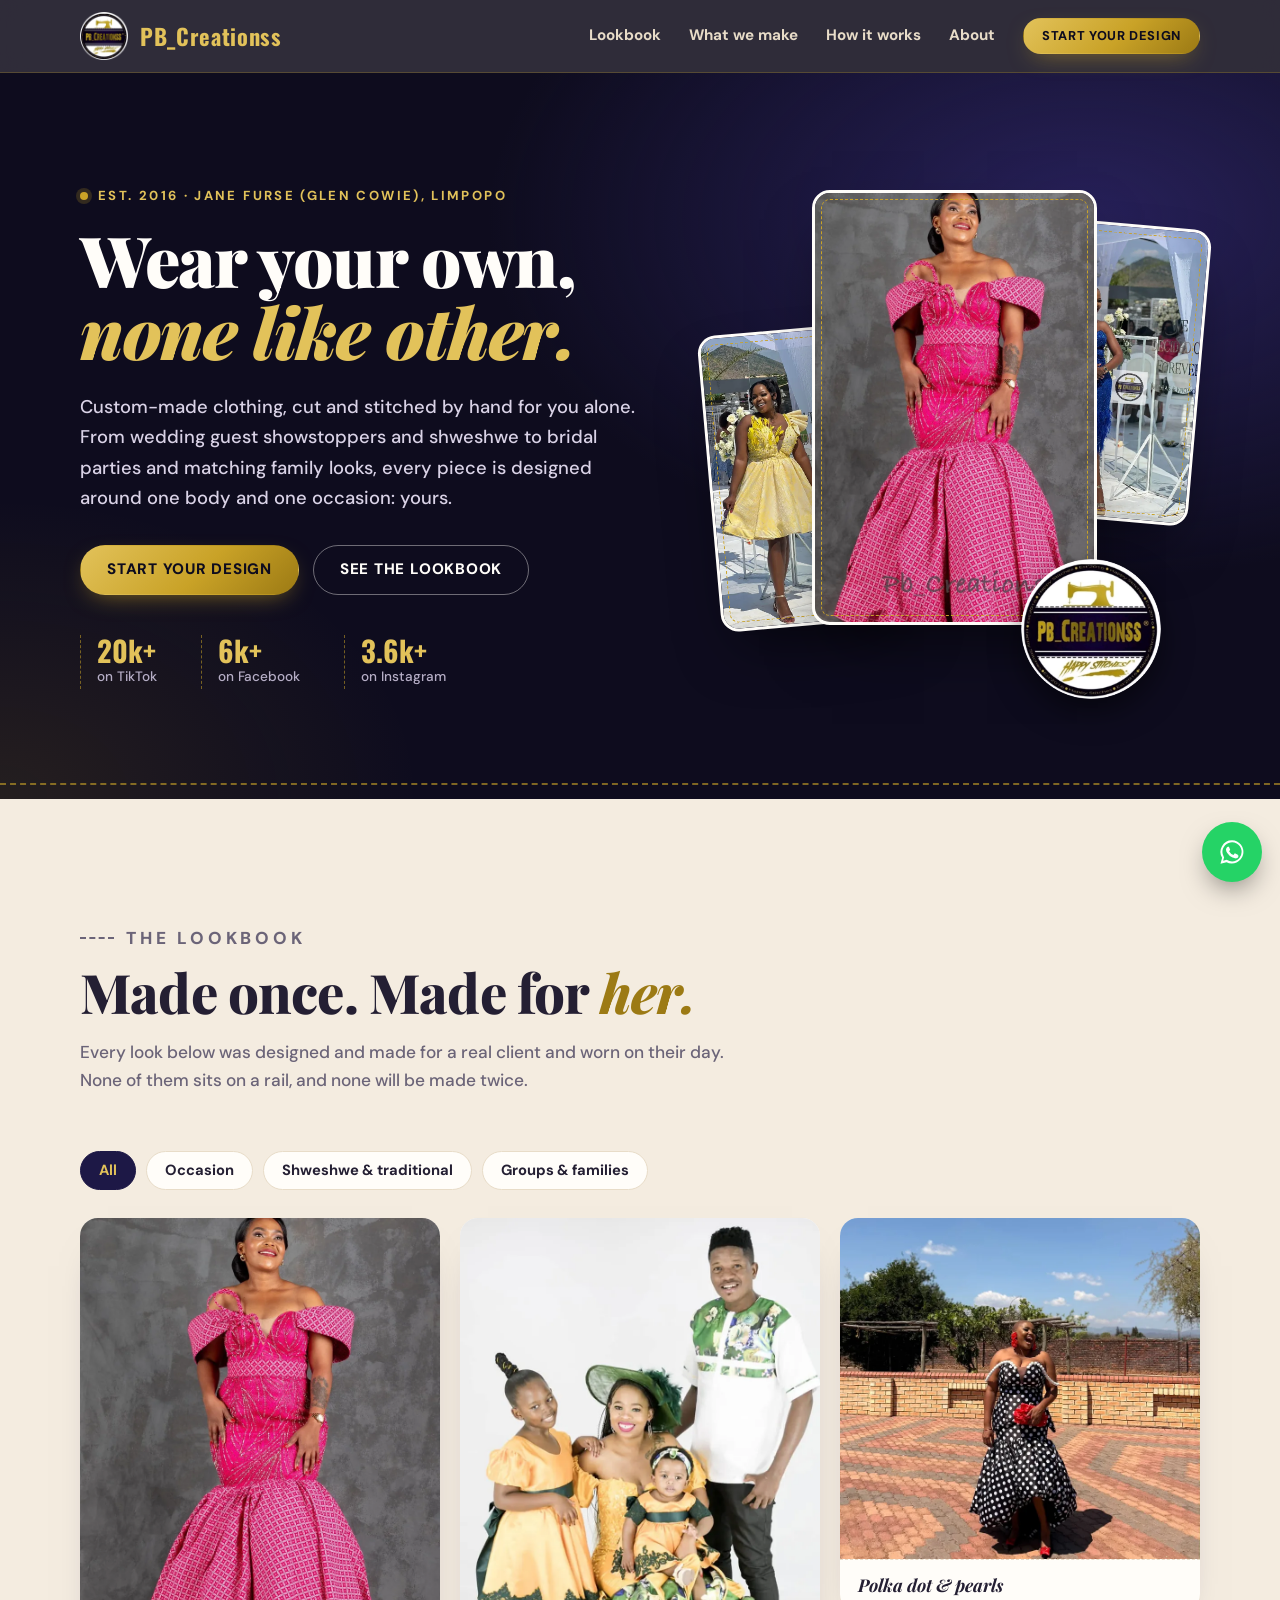
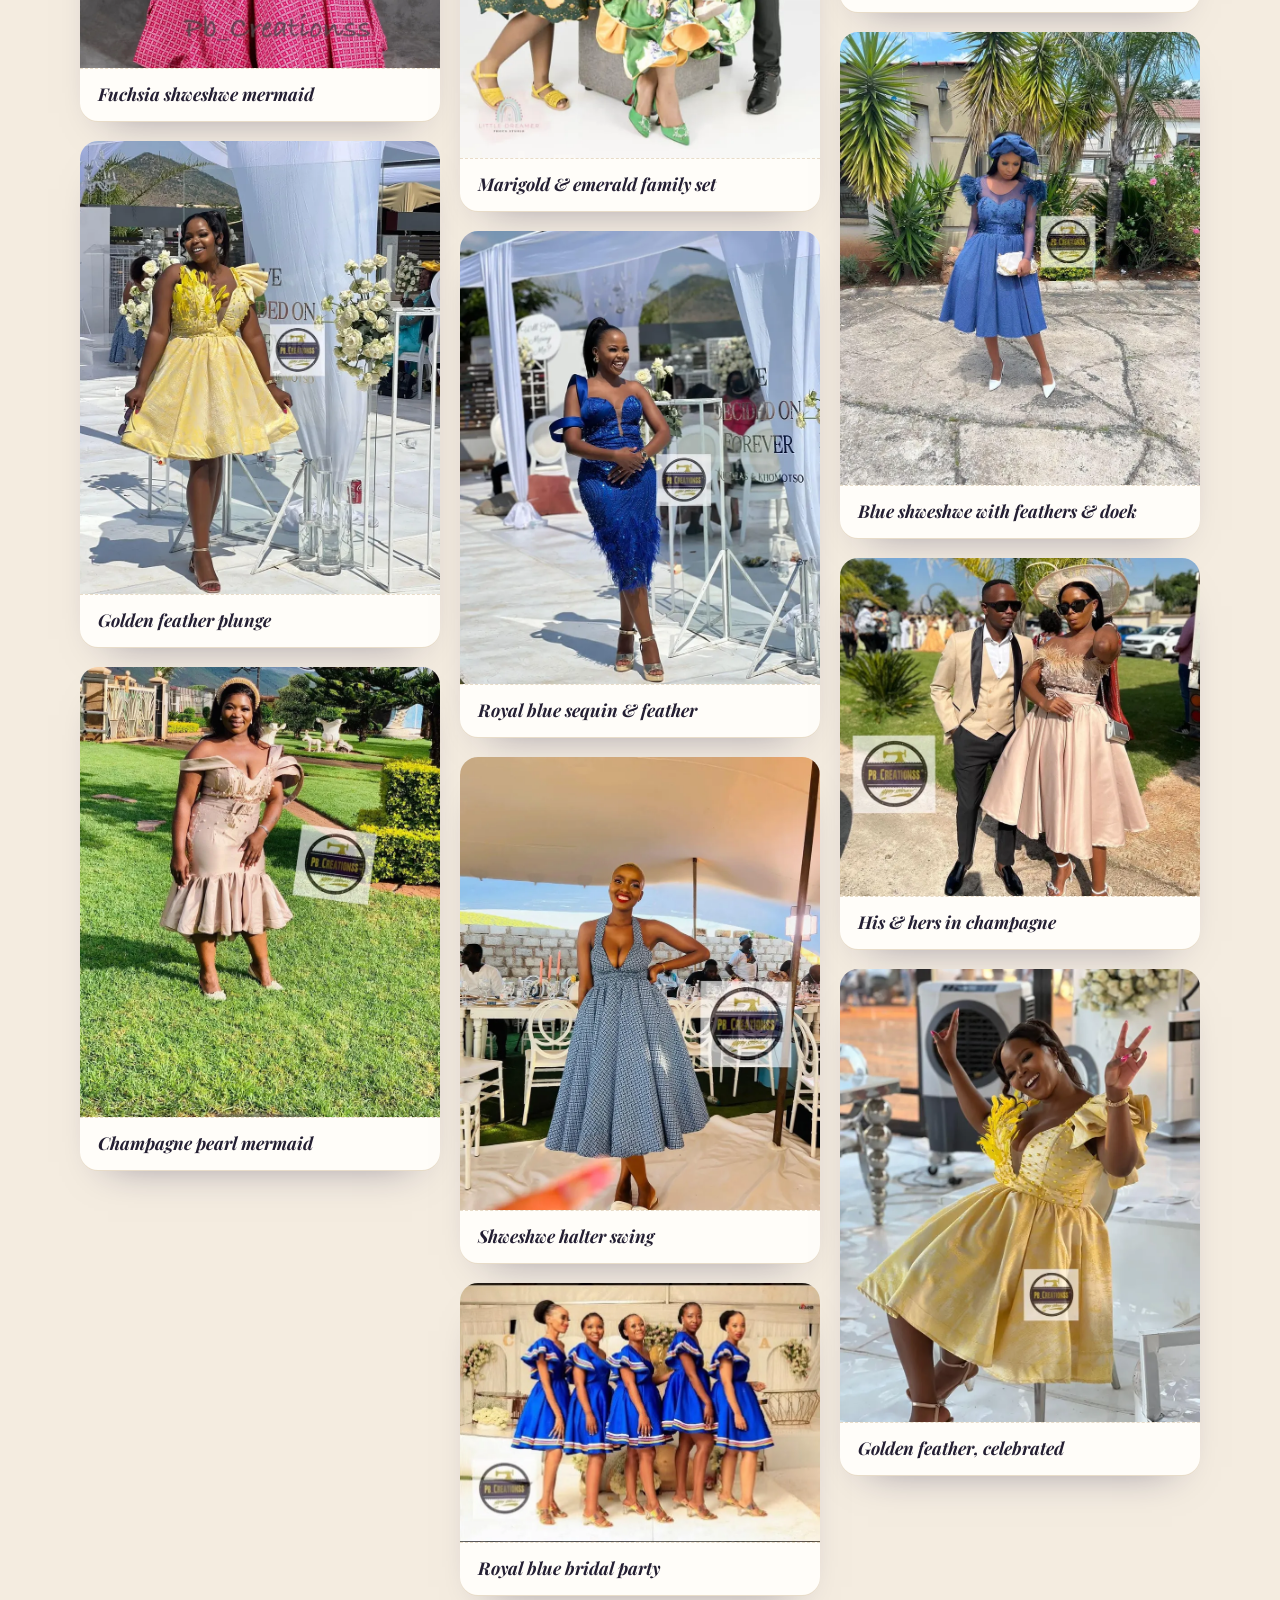
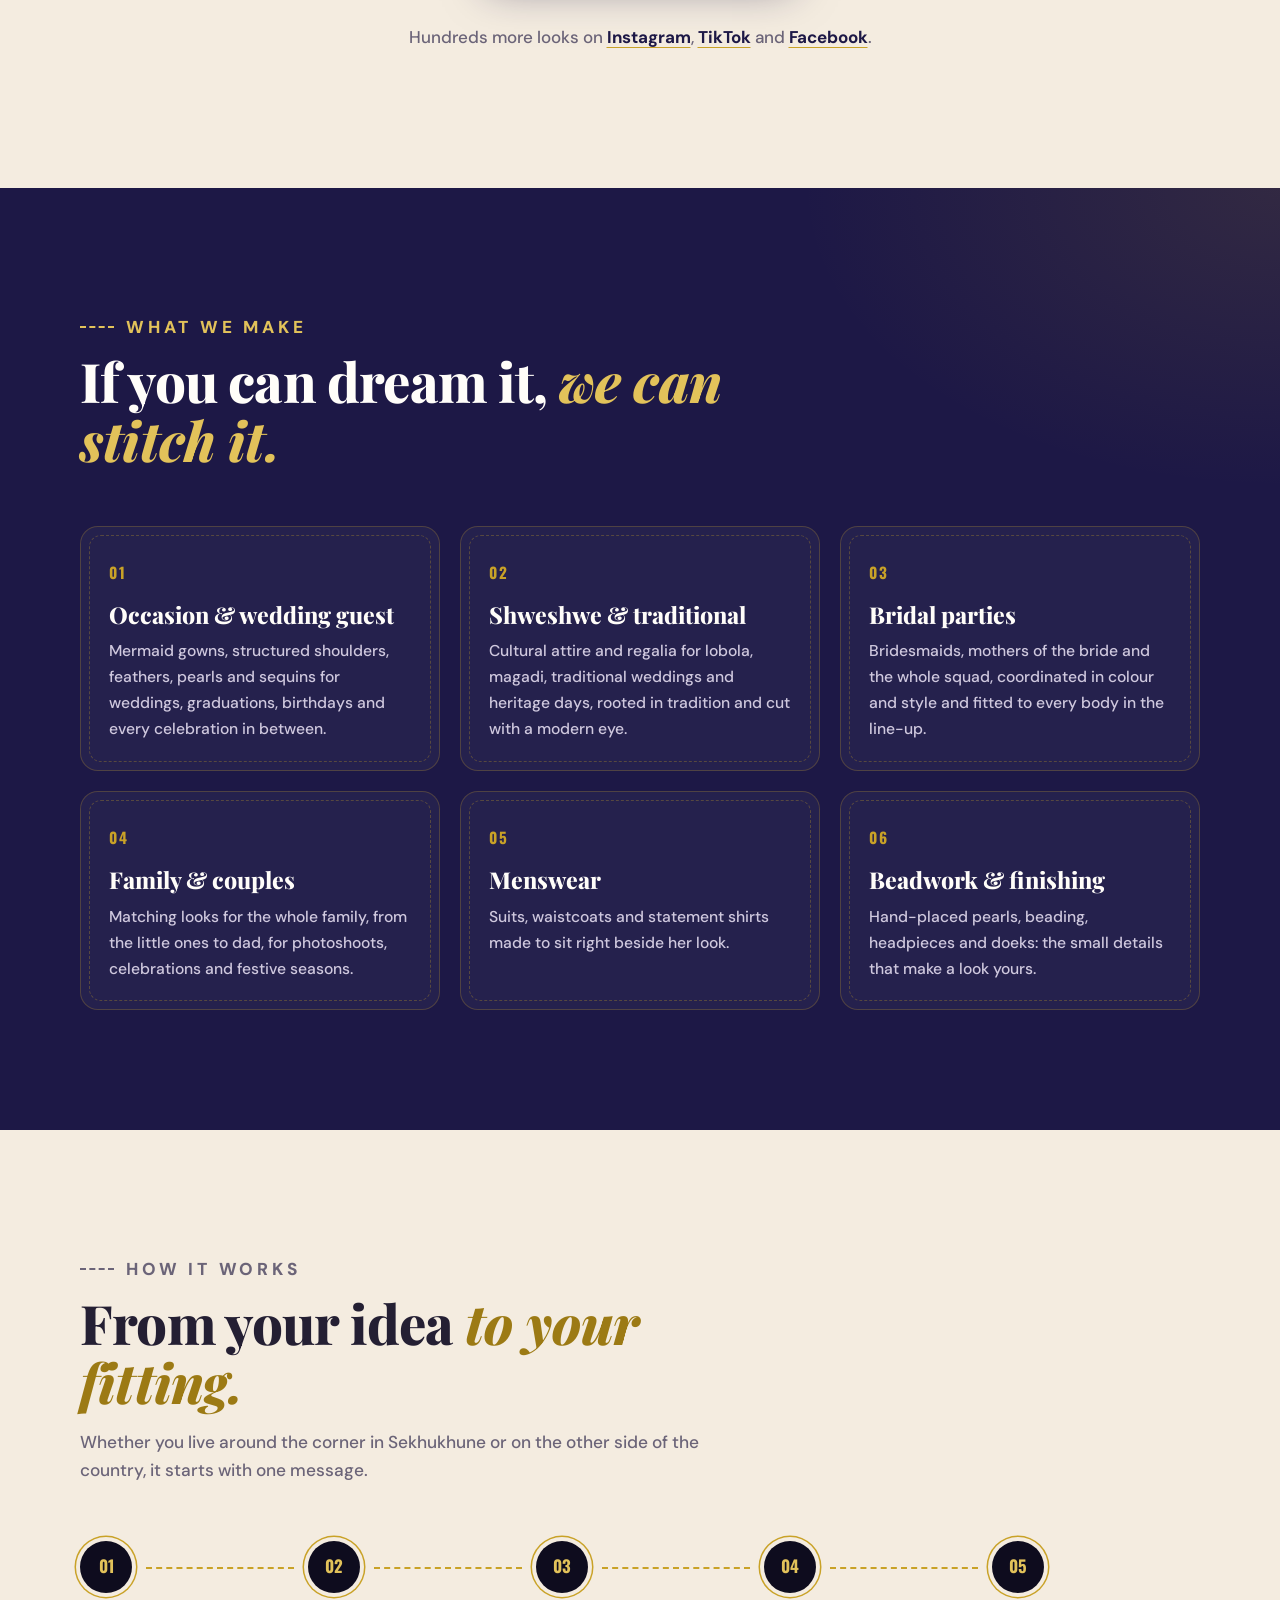
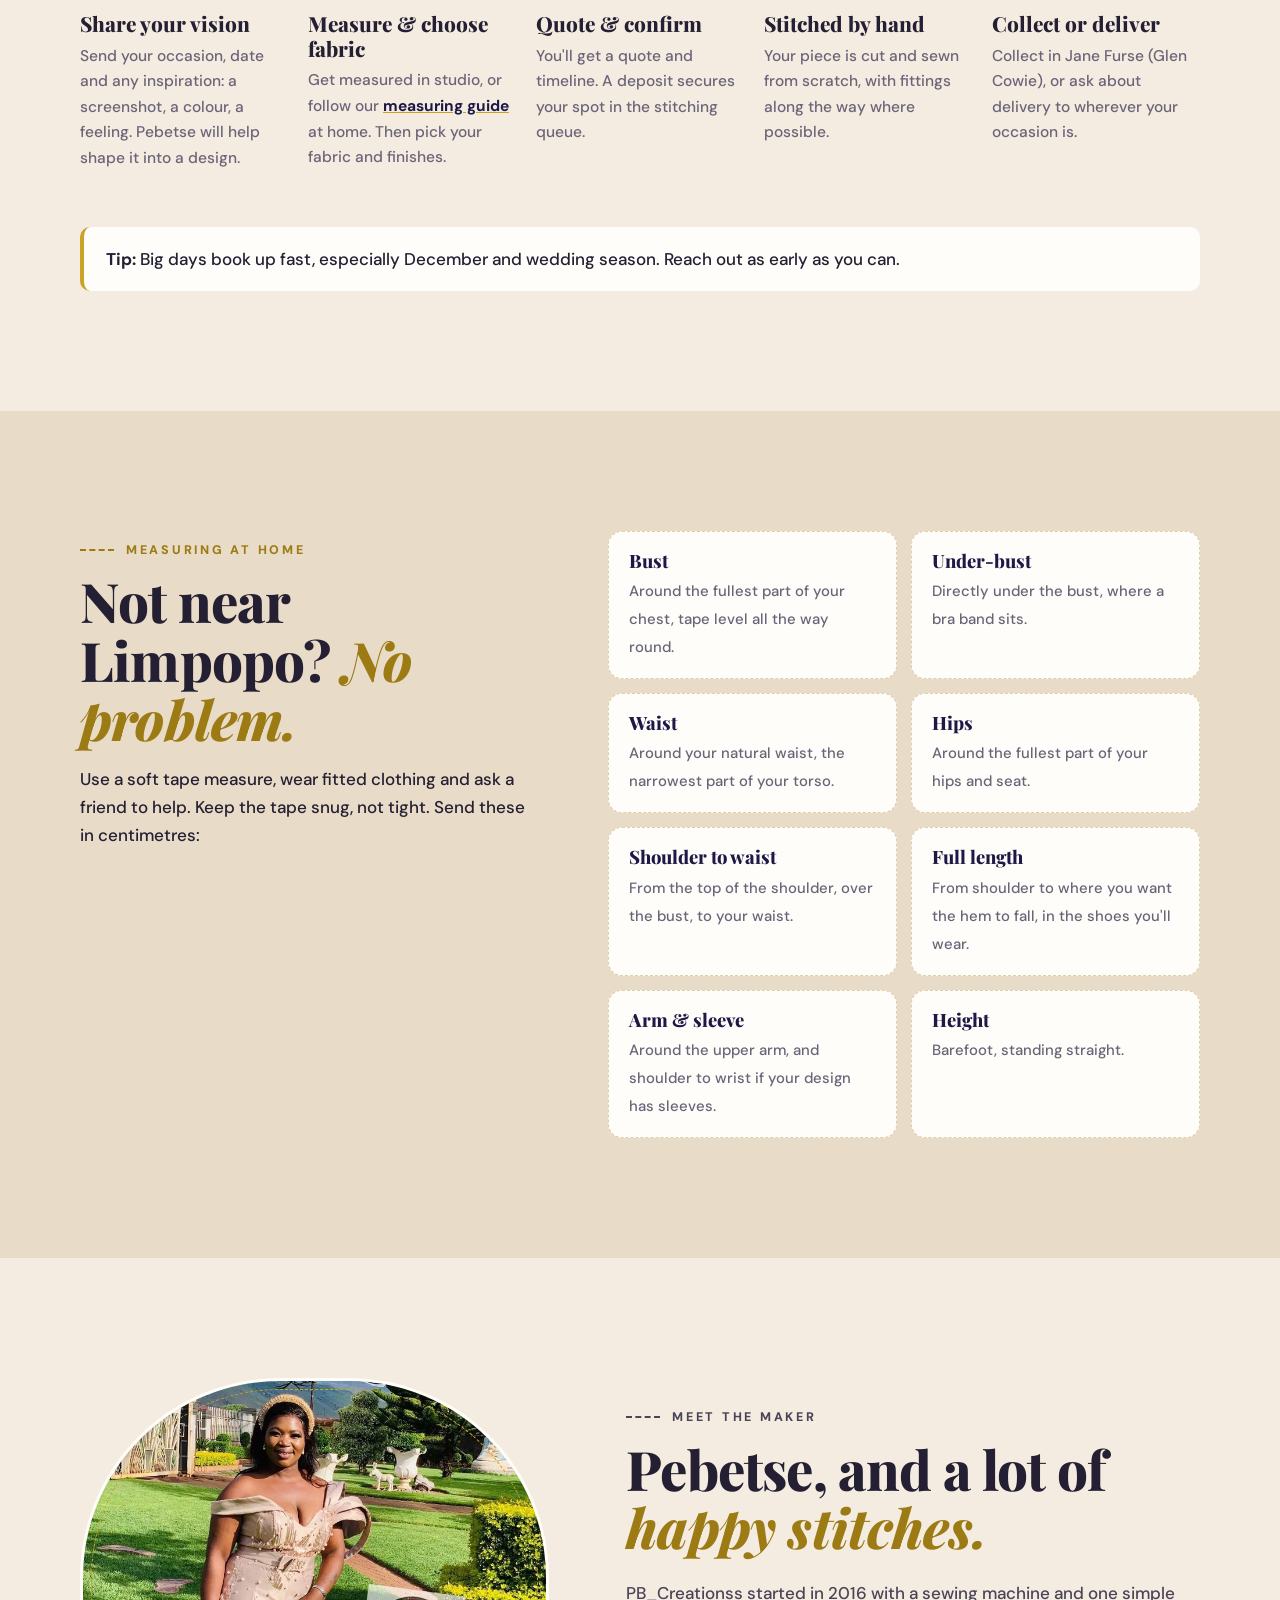
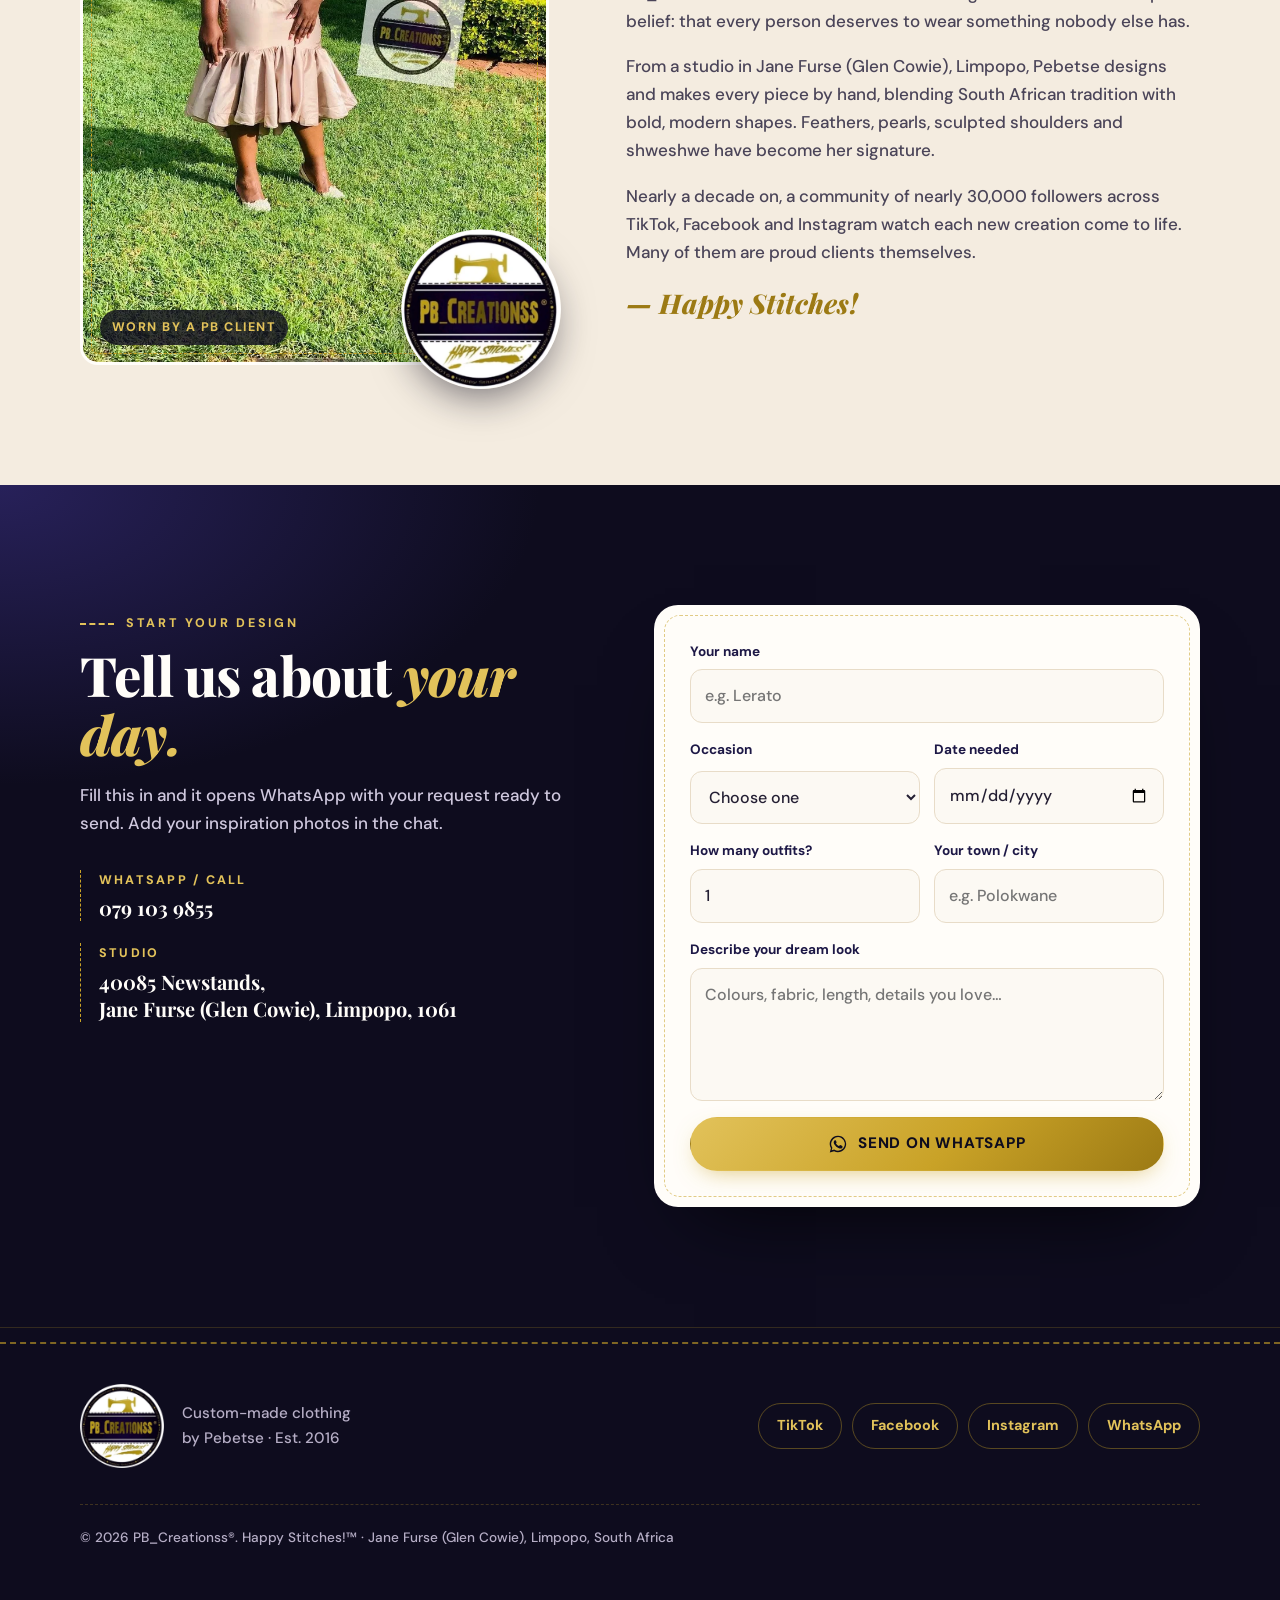
<file: index.html>
<!doctype html>
<html lang="en-ZA">
<head>
  <meta charset="utf-8">
  <meta name="viewport" content="width=device-width, initial-scale=1">
  <title>PB_Creationss · Happy Stitches | Custom-Made Clothing, Limpopo</title>
  <meta name="description" content="PB_Creationss by Pebetse: custom-made dresses, traditional and shweshwe attire, bridal parties, matching family outfits and menswear. Handmade in Jane Furse (Glen Cowie), Limpopo since 2016. Wear your own, none like other.">
  <link rel="canonical" href="https://pb-creationss.co.za/">
  <meta name="theme-color" content="#0e0c1e">

  <meta property="og:type" content="website">
  <meta property="og:site_name" content="PB_Creationss">
  <meta property="og:title" content="PB_Creationss · Happy Stitches">
  <meta property="og:description" content="Custom-made clothing handcrafted in Jane Furse (Glen Cowie), Limpopo since 2016. Wear your own, none like other.">
  <meta property="og:url" content="https://pb-creationss.co.za/">
  <meta property="og:image" content="https://pb-creationss.co.za/assets/img/og-image.jpg">
  <meta property="og:image:width" content="1200">
  <meta property="og:image:height" content="630">
  <meta name="twitter:card" content="summary_large_image">

  <link rel="icon" type="image/png" href="/favicon.png">
  <link rel="apple-touch-icon" href="/assets/img/apple-touch-icon.png">

  <link rel="preconnect" href="https://fonts.googleapis.com">
  <link rel="preconnect" href="https://fonts.gstatic.com" crossorigin>
  <link href="https://fonts.googleapis.com/css2?family=Playfair+Display:ital,wght@0,700;0,800;0,900;1,700;1,800&family=Oswald:wght@600;700&family=DM+Sans:wght@500;600;700;800&display=swap" rel="stylesheet">
  <link rel="stylesheet" href="/assets/css/style.css">

  <script type="application/ld+json">
  {
    "@context": "https://schema.org",
    "@type": "ClothingStore",
    "name": "PB_Creationss",
    "alternateName": "PB_Creations · Happy Stitches",
    "slogan": "Wear your own, none like other",
    "url": "https://pb-creationss.co.za/",
    "logo": "https://pb-creationss.co.za/assets/img/logo-512.png",
    "image": "https://pb-creationss.co.za/assets/img/og-image.jpg",
    "telephone": "+27791039855",
    "foundingDate": "2016",
    "founder": { "@type": "Person", "name": "Pebetse" },
    "address": {
      "@type": "PostalAddress",
      "streetAddress": "40085 Newstands, Glen Cowie",
      "addressLocality": "Jane Furse",
      "addressRegion": "Limpopo",
      "postalCode": "1061",
      "addressCountry": "ZA"
    },
    "areaServed": "ZA",
    "sameAs": [
      "https://www.instagram.com/pb_creationss/",
      "https://www.facebook.com/Pb_Creationss",
      "https://www.tiktok.com/@pb_creationss"
    ]
  }
  </script>
</head>
<body>
  <a class="skip" href="#main">Skip to content</a>

  <header class="site-header" id="top">
    <div class="wrap header-inner">
      <a class="brand" href="#top" aria-label="PB_Creationss home">
        <img src="/assets/img/logo-400.webp" alt="" width="48" height="48">
        <span class="brand-name">PB_Creationss</span>
      </a>
      <button class="nav-toggle" aria-expanded="false" aria-controls="nav" aria-label="Open menu">
        <span></span><span></span><span></span>
      </button>
      <nav id="nav" class="nav">
        <a href="#lookbook">Lookbook</a>
        <a href="#services">What we make</a>
        <a href="#process">How it works</a>
        <a href="#about">About</a>
        <a class="btn btn-gold btn-sm" href="#order">Start your design</a>
      </nav>
    </div>
  </header>

  <main id="main">
    <!-- HERO -->
    <section class="hero">
      <div class="wrap hero-grid">
        <div class="hero-copy">
          <p class="eyebrow"><span class="dot"></span> Est. 2016 · Jane Furse (Glen Cowie), Limpopo</p>
          <h1>Wear your own,<br><em>none like other.</em></h1>
          <p class="lede">Custom-made clothing, cut and stitched by hand for you alone. From wedding guest showstoppers and shweshwe to bridal parties and matching family looks, every piece is designed around one body and one occasion: yours.</p>
          <div class="hero-cta">
            <a class="btn btn-gold" href="#order">Start your design</a>
            <a class="btn btn-ghost" href="#lookbook">See the lookbook</a>
          </div>
          <ul class="hero-social" aria-label="Community">
            <li><strong>20k+</strong><span>on TikTok</span></li>
            <li><strong>6k+</strong><span>on Facebook</span></li>
            <li><strong>3.6k+</strong><span>on Instagram</span></li>
          </ul>
        </div>
        <div class="hero-art" aria-hidden="true">
          <figure class="frame f1"><img src="/assets/img/looks/pink-shweshwe-mermaid-800.webp" alt="" width="800" height="1000" fetchpriority="high"></figure>
          <figure class="frame f2"><img src="/assets/img/looks/golden-feather-800.webp" alt="" width="800" height="1007"></figure>
          <figure class="frame f3"><img src="/assets/img/looks/royal-blue-sequin-800.webp" alt="" width="800" height="1007"></figure>
          <img class="hero-seal" src="/assets/img/logo-400.webp" alt="" width="140" height="140">
        </div>
      </div>
      <div class="stitch-rule" aria-hidden="true"></div>
    </section>


    <!-- LOOKBOOK -->
    <section class="section lookbook" id="lookbook">
      <div class="wrap">
        <header class="section-head">
          <p class="kicker">The Lookbook</p>
          <h2>Made once. Made for <em>her.</em></h2>
          <p>Every look below was designed and made for a real client and worn on their day. None of them sits on a rail, and none will be made twice.</p>
        </header>

        <div class="filters" role="group" aria-label="Filter looks">
          <button class="chip is-active" data-filter="all">All</button>
          <button class="chip" data-filter="occasion">Occasion</button>
          <button class="chip" data-filter="traditional">Shweshwe &amp; traditional</button>
          <button class="chip" data-filter="group">Groups &amp; families</button>
        </div>

        <div class="masonry" id="gallery">
          <figure class="look" data-cat="traditional">
            <button class="look-btn" data-full="/assets/img/looks/pink-shweshwe-mermaid-1400.webp">
              <img src="/assets/img/looks/pink-shweshwe-mermaid-800.webp" alt="Fuchsia shweshwe mermaid gown with sculpted off-shoulder collar and glitter lace bodice" width="800" height="1000" loading="lazy">
            </button>
            <figcaption>Fuchsia shweshwe mermaid</figcaption>
          </figure>
          <figure class="look" data-cat="occasion">
            <button class="look-btn" data-full="/assets/img/looks/golden-feather-1400.webp">
              <img src="/assets/img/looks/golden-feather-800.webp" alt="Yellow brocade cocktail dress with feather plunge, pearl beading and ruffled shoulder" width="800" height="1007" loading="lazy">
            </button>
            <figcaption>Golden feather plunge</figcaption>
          </figure>
          <figure class="look" data-cat="occasion">
            <button class="look-btn" data-full="/assets/img/looks/champagne-mermaid-1400.webp">
              <img src="/assets/img/looks/champagne-mermaid-800.webp" alt="Champagne satin mermaid dress with pearl-beaded bodice and sculpted shoulder loop" width="800" height="1000" loading="lazy">
            </button>
            <figcaption>Champagne pearl mermaid</figcaption>
          </figure>
          <figure class="look" data-cat="group">
            <button class="look-btn" data-full="/assets/img/looks/family-marigold-1400.webp">
              <img src="/assets/img/looks/family-marigold-800.webp" alt="Family in matching marigold and emerald outfits: mother's gown, daughters' dresses and father's printed shirt" width="800" height="1200" loading="lazy">
            </button>
            <figcaption>Marigold &amp; emerald family set</figcaption>
          </figure>
          <figure class="look" data-cat="occasion">
            <button class="look-btn" data-full="/assets/img/looks/royal-blue-sequin-1400.webp">
              <img src="/assets/img/looks/royal-blue-sequin-800.webp" alt="Royal blue sequin midi dress with satin shoulder loop and feather hem" width="800" height="1007" loading="lazy">
            </button>
            <figcaption>Royal blue sequin &amp; feather</figcaption>
          </figure>
          <figure class="look" data-cat="traditional">
            <button class="look-btn" data-full="/assets/img/looks/shweshwe-halter-1400.webp">
              <img src="/assets/img/looks/shweshwe-halter-800.webp" alt="Light blue shweshwe halter-neck dress with full flared skirt" width="800" height="1007" loading="lazy">
            </button>
            <figcaption>Shweshwe halter swing</figcaption>
          </figure>
          <figure class="look" data-cat="group">
            <button class="look-btn" data-full="/assets/img/looks/bridesmaids-royal-blue-1400.webp">
              <img src="/assets/img/looks/bridesmaids-royal-blue-800.webp" alt="Five bridesmaids in matching royal blue dresses with striped ruffle sleeves and hems" width="724" height="522" loading="lazy">
            </button>
            <figcaption>Royal blue bridal party</figcaption>
          </figure>
          <figure class="look" data-cat="occasion">
            <button class="look-btn" data-full="/assets/img/looks/polka-dot-mermaid-1400.webp">
              <img src="/assets/img/looks/polka-dot-mermaid-800.webp" alt="Black and white polka dot mermaid gown with pearl-trimmed sweetheart neckline" width="800" height="759" loading="lazy">
            </button>
            <figcaption>Polka dot &amp; pearls</figcaption>
          </figure>
          <figure class="look" data-cat="traditional">
            <button class="look-btn" data-full="/assets/img/looks/blue-shweshwe-feather-1400.webp">
              <img src="/assets/img/looks/blue-shweshwe-feather-800.webp" alt="Blue shweshwe dress with sheer mesh sleeves, feathered shoulders, beaded bodice and matching headwrap" width="800" height="1007" loading="lazy">
            </button>
            <figcaption>Blue shweshwe with feathers &amp; doek</figcaption>
          </figure>
          <figure class="look" data-cat="group">
            <button class="look-btn" data-full="/assets/img/looks/champagne-pair-1400.webp">
              <img src="/assets/img/looks/champagne-pair-800.webp" alt="Couple coordinated in champagne: tuxedo with shawl lapels and a feathered satin midi dress" width="800" height="750" loading="lazy">
            </button>
            <figcaption>His &amp; hers in champagne</figcaption>
          </figure>
          <figure class="look" data-cat="occasion">
            <button class="look-btn" data-full="/assets/img/looks/golden-feather-seated-1400.webp">
              <img src="/assets/img/looks/golden-feather-seated-800.webp" alt="Client celebrating in the yellow feather cocktail dress" width="800" height="1007" loading="lazy">
            </button>
            <figcaption>Golden feather, celebrated</figcaption>
          </figure>
        </div>

        <p class="more">Hundreds more looks on <a href="https://www.instagram.com/pb_creationss/" target="_blank" rel="noopener">Instagram</a>, <a href="https://www.tiktok.com/@pb_creationss" target="_blank" rel="noopener">TikTok</a> and <a href="https://www.facebook.com/Pb_Creationss" target="_blank" rel="noopener">Facebook</a>.</p>
      </div>
    </section>

    <!-- SERVICES -->
    <section class="section services" id="services">
      <div class="wrap">
        <header class="section-head light">
          <p class="kicker">What we make</p>
          <h2>If you can dream it, <em>we can stitch it.</em></h2>
        </header>
        <div class="cards">
          <article class="card">
            <span class="num">01</span>
            <h3>Occasion &amp; wedding guest</h3>
            <p>Mermaid gowns, structured shoulders, feathers, pearls and sequins for weddings, graduations, birthdays and every celebration in between.</p>
          </article>
          <article class="card">
            <span class="num">02</span>
            <h3>Shweshwe &amp; traditional</h3>
            <p>Cultural attire and regalia for lobola, magadi, traditional weddings and heritage days, rooted in tradition and cut with a modern eye.</p>
          </article>
          <article class="card">
            <span class="num">03</span>
            <h3>Bridal parties</h3>
            <p>Bridesmaids, mothers of the bride and the whole squad, coordinated in colour and style and fitted to every body in the line-up.</p>
          </article>
          <article class="card">
            <span class="num">04</span>
            <h3>Family &amp; couples</h3>
            <p>Matching looks for the whole family, from the little ones to dad, for photoshoots, celebrations and festive seasons.</p>
          </article>
          <article class="card">
            <span class="num">05</span>
            <h3>Menswear</h3>
            <p>Suits, waistcoats and statement shirts made to sit right beside her look.</p>
          </article>
          <article class="card">
            <span class="num">06</span>
            <h3>Beadwork &amp; finishing</h3>
            <p>Hand-placed pearls, beading, headpieces and doeks: the small details that make a look yours.</p>
          </article>
        </div>
      </div>
    </section>

    <!-- PROCESS -->
    <section class="section process" id="process">
      <div class="wrap">
        <header class="section-head">
          <p class="kicker">How it works</p>
          <h2>From your idea <em>to your fitting.</em></h2>
          <p>Whether you live around the corner in Sekhukhune or on the other side of the country, it starts with one message.</p>
        </header>
        <ol class="steps">
          <li>
            <h3>Share your vision</h3>
            <p>Send your occasion, date and any inspiration: a screenshot, a colour, a feeling. Pebetse will help shape it into a design.</p>
          </li>
          <li>
            <h3>Measure &amp; choose fabric</h3>
            <p>Get measured in studio, or follow our <a href="#measure">measuring guide</a> at home. Then pick your fabric and finishes.</p>
          </li>
          <li>
            <h3>Quote &amp; confirm</h3>
            <p>You'll get a quote and timeline. A deposit secures your spot in the stitching queue.</p>
          </li>
          <li>
            <h3>Stitched by hand</h3>
            <p>Your piece is cut and sewn from scratch, with fittings along the way where possible.</p>
          </li>
          <li>
            <h3>Collect or deliver</h3>
            <p>Collect in Jane Furse (Glen Cowie), or ask about delivery to wherever your occasion is.</p>
          </li>
        </ol>
        <p class="note-tip"><strong>Tip:</strong> Big days book up fast, especially December and wedding season. Reach out as early as you can.</p>
      </div>
    </section>

    <!-- MEASURE -->
    <section class="section measure" id="measure">
      <div class="wrap measure-grid">
        <div>
          <p class="kicker">Measuring at home</p>
          <h2>Not near Limpopo? <em>No problem.</em></h2>
          <p>Use a soft tape measure, wear fitted clothing and ask a friend to help. Keep the tape snug, not tight. Send these in centimetres:</p>
        </div>
        <ul class="measure-list">
          <li><b>Bust</b><span>Around the fullest part of your chest, tape level all the way round.</span></li>
          <li><b>Under-bust</b><span>Directly under the bust, where a bra band sits.</span></li>
          <li><b>Waist</b><span>Around your natural waist, the narrowest part of your torso.</span></li>
          <li><b>Hips</b><span>Around the fullest part of your hips and seat.</span></li>
          <li><b>Shoulder to waist</b><span>From the top of the shoulder, over the bust, to your waist.</span></li>
          <li><b>Full length</b><span>From shoulder to where you want the hem to fall, in the shoes you'll wear.</span></li>
          <li><b>Arm &amp; sleeve</b><span>Around the upper arm, and shoulder to wrist if your design has sleeves.</span></li>
          <li><b>Height</b><span>Barefoot, standing straight.</span></li>
        </ul>
      </div>
    </section>

    <!-- ABOUT -->
    <section class="section about" id="about">
      <div class="wrap about-grid">
        <figure class="about-art">
          <img src="/assets/img/looks/champagne-mermaid-800.webp" alt="Client in a champagne PB_Creationss mermaid dress" width="800" height="1000" loading="lazy">
          <img class="about-seal" src="/assets/img/logo-400.webp" alt="PB_Creationss Happy Stitches seal" width="160" height="160" loading="lazy">
          <!-- TODO: swap in a portrait of Pebetse at work -->
          <figcaption class="about-cap">Worn by a PB client</figcaption>
        </figure>
        <div class="about-copy">
          <p class="kicker">Meet the maker</p>
          <h2>Pebetse, and a lot of <em>happy stitches.</em></h2>
          <p>PB_Creationss started in 2016 with a sewing machine and one simple belief: that every person deserves to wear something nobody else has.</p>
          <p>From a studio in Jane Furse (Glen Cowie), Limpopo, Pebetse designs and makes every piece by hand, blending South African tradition with bold, modern shapes. Feathers, pearls, sculpted shoulders and shweshwe have become her signature.</p>
          <p>Nearly a decade on, a community of nearly 30,000 followers across TikTok, Facebook and Instagram watch each new creation come to life. Many of them are proud clients themselves.</p>
          <p class="signature">— Happy Stitches!</p>
        </div>
      </div>
    </section>

    <!-- ORDER -->
    <section class="section order" id="order">
      <div class="wrap order-grid">
        <div class="order-copy">
          <p class="kicker">Start your design</p>
          <h2>Tell us about <em>your day.</em></h2>
          <p>Fill this in and it opens WhatsApp with your request ready to send. Add your inspiration photos in the chat.</p>
          <ul class="contact-list">
            <li><span>WhatsApp / Call</span><a href="tel:+27791039855">079 103 9855</a></li>
            <li><span>Studio</span><a href="https://maps.google.com/?q=Newstands+Glen+Cowie+Jane+Furse+Limpopo" target="_blank" rel="noopener">40085 Newstands,<br>Jane Furse (Glen Cowie), Limpopo, 1061</a></li>
          </ul>
        </div>
        <form class="order-form" id="orderForm" novalidate>
          <div class="field">
            <label for="f-name">Your name</label>
            <input id="f-name" name="name" required autocomplete="name" placeholder="e.g. Lerato">
          </div>
          <div class="field-row">
            <div class="field">
              <label for="f-occasion">Occasion</label>
              <select id="f-occasion" name="occasion" required>
                <option value="">Choose one</option>
                <option>Wedding guest</option>
                <option>Traditional wedding / lobola</option>
                <option>Bridal party</option>
                <option>Matric dance / graduation</option>
                <option>Birthday / celebration</option>
                <option>Family or couple set</option>
                <option>Menswear</option>
                <option>Something else</option>
              </select>
            </div>
            <div class="field">
              <label for="f-date">Date needed</label>
              <input id="f-date" name="date" type="date">
            </div>
          </div>
          <div class="field-row">
            <div class="field">
              <label for="f-people">How many outfits?</label>
              <input id="f-people" name="people" type="number" min="1" value="1" inputmode="numeric">
            </div>
            <div class="field">
              <label for="f-town">Your town / city</label>
              <input id="f-town" name="town" placeholder="e.g. Polokwane" autocomplete="address-level2">
            </div>
          </div>
          <div class="field">
            <label for="f-idea">Describe your dream look</label>
            <textarea id="f-idea" name="idea" rows="4" placeholder="Colours, fabric, length, details you love…"></textarea>
          </div>
          <button class="btn btn-gold btn-block" type="submit">
            <svg viewBox="0 0 24 24" width="20" height="20" aria-hidden="true"><path fill="currentColor" d="M12.04 2a9.9 9.9 0 0 0-8.5 15l-1.4 5.1 5.2-1.4A9.9 9.9 0 1 0 12.04 2Zm0 18.1a8.2 8.2 0 0 1-4.2-1.2l-.3-.2-3.1.8.8-3-.2-.3a8.2 8.2 0 1 1 7 3.9Zm4.5-6.1c-.2-.1-1.5-.7-1.7-.8-.2-.1-.4-.1-.6.1l-.8 1c-.1.2-.3.2-.5.1a6.7 6.7 0 0 1-3.3-2.9c-.2-.4.2-.4.7-1.3.1-.2 0-.3 0-.4l-.8-1.8c-.2-.5-.4-.4-.6-.4h-.5a1 1 0 0 0-.7.3 3 3 0 0 0-.9 2.2 5.2 5.2 0 0 0 1.1 2.7 11.8 11.8 0 0 0 4.5 4c1.7.7 2.3.8 3.2.6.5-.1 1.5-.6 1.7-1.2.2-.6.2-1.1.2-1.2-.1-.1-.3-.2-.5-.3Z"/></svg>
            Send on WhatsApp
          </button>
          <p class="form-error" id="formError" role="alert" hidden>Please add your name and occasion.</p>
        </form>
      </div>
    </section>
  </main>

  <footer class="site-footer">
    <div class="stitch-rule" aria-hidden="true"></div>
    <div class="wrap footer-grid">
      <div class="footer-brand">
        <img src="/assets/img/logo-400.webp" alt="PB_Creationss logo" width="96" height="96" loading="lazy">
        <p>Custom-made clothing<br>by Pebetse · Est. 2016</p>
      </div>
      <nav class="footer-social" aria-label="Social media">
        <a href="https://www.tiktok.com/@pb_creationss" target="_blank" rel="noopener">TikTok</a>
        <a href="https://www.facebook.com/Pb_Creationss" target="_blank" rel="noopener">Facebook</a>
        <a href="https://www.instagram.com/pb_creationss/" target="_blank" rel="noopener">Instagram</a>
        <a href="https://wa.me/27791039855" target="_blank" rel="noopener">WhatsApp</a>
      </nav>
      <p class="footer-small">© <span id="year">2026</span> PB_Creationss®. Happy Stitches!™ · Jane Furse (Glen Cowie), Limpopo, South Africa</p>
    </div>
  </footer>

  <a class="wa-float" href="https://wa.me/27791039855?text=Hi%20Pebetse%2C%20I%20found%20you%20on%20pb-creationss.co.za%20%F0%9F%A7%B5" target="_blank" rel="noopener" aria-label="Chat on WhatsApp">
    <svg viewBox="0 0 24 24" width="28" height="28" aria-hidden="true"><path fill="currentColor" d="M12.04 2a9.9 9.9 0 0 0-8.5 15l-1.4 5.1 5.2-1.4A9.9 9.9 0 1 0 12.04 2Zm0 18.1a8.2 8.2 0 0 1-4.2-1.2l-.3-.2-3.1.8.8-3-.2-.3a8.2 8.2 0 1 1 7 3.9Zm4.5-6.1c-.2-.1-1.5-.7-1.7-.8-.2-.1-.4-.1-.6.1l-.8 1c-.1.2-.3.2-.5.1a6.7 6.7 0 0 1-3.3-2.9c-.2-.4.2-.4.7-1.3.1-.2 0-.3 0-.4l-.8-1.8c-.2-.5-.4-.4-.6-.4h-.5a1 1 0 0 0-.7.3 3 3 0 0 0-.9 2.2 5.2 5.2 0 0 0 1.1 2.7 11.8 11.8 0 0 0 4.5 4c1.7.7 2.3.8 3.2.6.5-.1 1.5-.6 1.7-1.2.2-.6.2-1.1.2-1.2-.1-.1-.3-.2-.5-.3Z"/></svg>
  </a>

  <dialog class="lightbox" id="lightbox" aria-label="Look preview">
    <button class="lb-close" aria-label="Close">×</button>
    <button class="lb-nav lb-prev" aria-label="Previous look">‹</button>
    <figure><img alt=""><figcaption></figcaption></figure>
    <button class="lb-nav lb-next" aria-label="Next look">›</button>
  </dialog>

  <script src="/assets/js/main.js" defer></script>
</body>
</html>
</file>
<file: assets/css/style.css>
/* PB_Creationss · Happy Stitches
   Palette taken from the logo: midnight navy, antique gold, beige, white. */
:root {
  --ink: #0e0c1e;          /* near-black navy */
  --navy: #1d1846;         /* logo band */
  --navy-2: #2a2360;
  --gold: #c9a227;         /* logo gold */
  --gold-2: #e2c25a;
  --gold-deep: #9c7a14;
  --beige: #f4ece0;
  --sand: #e8dcc8;
  --white: #fffdf9;
  --text: #241f33;
  --muted: #6b6478;

  --serif: "Playfair Display", Georgia, serif;
  --display: "Oswald", "Arial Narrow", sans-serif;
  --sans: "DM Sans", system-ui, -apple-system, Segoe UI, Roboto, sans-serif;

  --radius: 18px;
  --gutter: clamp(16px, 4vw, 40px);
  --max: 1200px;
}

*, *::before, *::after { box-sizing: border-box; }
html { scroll-behavior: smooth; scroll-padding-top: 80px; -webkit-text-size-adjust: 100%; }
body {
  margin: 0;
  font: 500 1.0625rem/1.65 var(--sans);
  color: var(--text);
  background: var(--beige);
  overflow-x: hidden;
}
img { max-width: 100%; height: auto; display: block; }
a { color: inherit; }
h1, h2, h3 { margin: 0; line-height: 1.08; font-weight: 800; }
h2 { font-family: var(--serif); font-weight: 800; font-size: clamp(2.1rem, 4.8vw, 3.4rem); letter-spacing: -0.015em; }
h2 em, h1 em { font-style: italic; color: var(--gold-deep); }
p { margin: 0 0 1em; }

.wrap { width: 100%; max-width: var(--max); margin-inline: auto; padding-inline: var(--gutter); }
.skip { position: absolute; left: -999px; top: 8px; background: var(--gold); color: var(--ink); padding: 8px 14px; border-radius: 8px; z-index: 100; }
.skip:focus { left: 8px; }
:focus-visible { outline: 2px solid var(--gold); outline-offset: 3px; }

/* ---------- buttons ---------- */
.btn {
  display: inline-flex; align-items: center; justify-content: center; gap: 10px;
  font: 800 0.95rem/1 var(--sans); letter-spacing: 0.05em; text-transform: uppercase;
  padding: 16px 26px; border-radius: 999px; border: 1.5px solid transparent;
  text-decoration: none; cursor: pointer; transition: transform .2s, background .2s, color .2s, box-shadow .2s;
}
.btn:hover { transform: translateY(-2px); }
.btn-gold { background: linear-gradient(135deg, var(--gold-2), var(--gold) 55%, var(--gold-deep)); color: var(--ink); box-shadow: 0 8px 24px -10px rgba(201,162,39,.7); }
.btn-ghost { border-color: rgba(255,253,249,.4); color: var(--white); }
.btn-ghost:hover { border-color: var(--gold-2); color: var(--gold-2); }
.btn-sm { padding: 11px 18px; font-size: .8rem; }
.btn-block { width: 100%; }

/* ---------- header ---------- */
.site-header {
  position: sticky; top: 0; z-index: 50;
  background: rgba(14,12,30,.86); backdrop-filter: blur(12px); -webkit-backdrop-filter: blur(12px);
  border-bottom: 1px solid rgba(201,162,39,.25);
}
.header-inner { display: flex; align-items: center; justify-content: space-between; height: 72px; }
.brand { display: flex; align-items: center; gap: 12px; text-decoration: none; }
.brand img { width: 48px; height: 48px; }
.brand-name { font: 700 1.4rem/1 var(--display); letter-spacing: .03em; color: var(--gold-2); }
.nav { display: flex; align-items: center; gap: 28px; }
.nav a:not(.btn) { color: var(--sand); text-decoration: none; font-size: .95rem; font-weight: 700; position: relative; }
.nav a:not(.btn)::after { content: ""; position: absolute; left: 0; right: 0; bottom: -6px; border-bottom: 1.5px dashed var(--gold); transform: scaleX(0); transition: transform .25s; transform-origin: left; }
.nav a:not(.btn):hover::after { transform: scaleX(1); }
.nav-toggle { display: none; background: none; border: 0; width: 44px; height: 44px; cursor: pointer; padding: 10px; }
.nav-toggle span { display: block; height: 2px; background: var(--gold-2); margin: 5px 0; border-radius: 2px; transition: transform .25s, opacity .25s; }

@media (max-width: 860px) {
  .nav-toggle { display: block; }
  .nav {
    position: fixed; inset: 72px 0 auto 0; flex-direction: column; align-items: stretch; gap: 0;
    background: var(--ink); padding: 8px var(--gutter) 24px; border-bottom: 1px solid rgba(201,162,39,.25);
    transform: translateY(-120%); transition: transform .3s ease; z-index: -1;
  }
  .nav a:not(.btn) { padding: 16px 0; border-bottom: 1px dashed rgba(201,162,39,.25); font-size: 1.1rem; }
  .nav .btn { margin-top: 18px; }
  .nav.open { transform: translateY(0); }
  .nav-toggle[aria-expanded="true"] span:nth-child(1) { transform: translateY(7px) rotate(45deg); }
  .nav-toggle[aria-expanded="true"] span:nth-child(2) { opacity: 0; }
  .nav-toggle[aria-expanded="true"] span:nth-child(3) { transform: translateY(-7px) rotate(-45deg); }
}

/* ---------- hero ---------- */
.hero {
  position: relative; color: var(--white);
  background:
    radial-gradient(1000px 600px at 85% 20%, rgba(42,35,96,.9), transparent 60%),
    radial-gradient(700px 500px at 0% 100%, rgba(201,162,39,.12), transparent 60%),
    var(--ink);
  padding: clamp(48px, 8vw, 96px) 0 clamp(56px, 8vw, 100px);
  overflow: hidden;
}
.hero-grid { display: grid; grid-template-columns: 1.15fr 1fr; gap: clamp(32px, 5vw, 64px); align-items: center; }
.eyebrow { display: inline-flex; align-items: center; gap: 10px; font: 700 .82rem/1 var(--sans); letter-spacing: .18em; text-transform: uppercase; color: var(--gold-2); margin-bottom: 22px; }
@media (max-width: 520px) { .eyebrow { letter-spacing: .1em; font-size: .74rem; line-height: 1.4; } }
.eyebrow .dot { flex: none;  width: 8px; height: 8px; border-radius: 50%; background: var(--gold); box-shadow: 0 0 0 4px rgba(201,162,39,.2); }
.hero h1 { font-family: var(--serif); font-weight: 900; line-height: 1.02; font-size: clamp(2.6rem, 5.6vw, 4.4rem); letter-spacing: -0.02em; margin-bottom: 24px; }
.hero h1 em { color: var(--gold-2); }
.lede { font-size: clamp(1.02rem, 1.6vw, 1.15rem); color: #d9d2e6; max-width: 34em; }
.hero-cta { display: flex; flex-wrap: wrap; gap: 14px; margin: 32px 0 40px; }
.hero-social { list-style: none; padding: 0; margin: 0; display: flex; gap: clamp(20px, 4vw, 44px); flex-wrap: wrap; }
.hero-social li { display: flex; flex-direction: column; padding-left: 16px; border-left: 1.5px dashed rgba(201,162,39,.55); }
.hero-social strong { font: 700 1.8rem/1.1 var(--display); color: var(--gold-2); }
.hero-social span { font-size: .85rem; color: #b6aec6; }

.hero-art { position: relative; aspect-ratio: 1 / 1.08; }
.frame { position: absolute; margin: 0; border-radius: var(--radius); overflow: hidden; box-shadow: 0 30px 60px -20px rgba(0,0,0,.6); border: 3px solid var(--white); outline: 1.5px dashed var(--gold); outline-offset: -10px; }
.frame img { width: 100%; height: 100%; object-fit: cover; }
.f1 { width: 58%; height: 82%; left: 21%; top: 4%; z-index: 2; }
.f2 { width: 40%; height: 56%; left: 0; top: 30%; transform: rotate(-5deg); z-index: 1; }
.f3 { width: 40%; height: 56%; right: 0; top: 10%; transform: rotate(5deg); z-index: 1; }
.f1 img { object-position: 50% 20%; }
.f2 img, .f3 img { object-position: 50% 15%; }
.hero-seal { position: absolute; width: clamp(96px, 13vw, 140px); right: 8%; bottom: 0; z-index: 3; border-radius: 50%; box-shadow: 0 12px 30px rgba(0,0,0,.5); animation: spin 40s linear infinite; }
@keyframes spin { to { transform: rotate(360deg); } }

@media (max-width: 860px) {
  .hero-grid { grid-template-columns: 1fr; }
  .hero-art { max-width: 460px; width: 100%; margin: 8px auto 0; }
}

/* stitched rule */
.stitch-rule { position: absolute; left: 0; right: 0; bottom: 14px; border-top: 2px dashed rgba(201,162,39,.6); }


/* ---------- sections ---------- */
.section { padding: clamp(64px, 10vw, 120px) 0; position: relative; }
.section-head { max-width: 680px; margin-bottom: clamp(32px, 5vw, 56px); }
.section-head h2 { margin-bottom: 16px; }
.section-head p { color: var(--muted); font-size: 1.08rem; }
.kicker { display: inline-flex; align-items: center; gap: 12px; font: 800 .78rem/1 var(--sans); letter-spacing: .22em; text-transform: uppercase; color: var(--gold-deep); margin-bottom: 16px; }
.kicker::before { content: ""; width: 34px; border-top: 2px dashed currentColor; }

/* ---------- lookbook ---------- */
.filters { display: flex; flex-wrap: wrap; gap: 10px; margin-bottom: 28px; }
.chip { font: 700 .92rem/1 var(--sans); padding: 11px 18px; border-radius: 999px; border: 1.5px solid var(--sand); background: var(--white); color: var(--text); cursor: pointer; transition: all .2s; }
.chip:hover { border-color: var(--gold); }
.chip.is-active { background: var(--navy); color: var(--gold-2); border-color: var(--navy); }

.masonry { columns: 3 300px; column-gap: 20px; }
.look { break-inside: avoid; margin: 0 0 20px; background: var(--white); border-radius: var(--radius); overflow: hidden; box-shadow: 0 1px 0 var(--sand), 0 20px 40px -28px rgba(29,24,70,.5); transition: opacity .3s, transform .3s; }
.look.is-hidden { display: none; }
.look-btn { display: block; width: 100%; padding: 0; border: 0; background: none; cursor: zoom-in; overflow: hidden; }
.look-btn img { width: 100%; transition: transform .6s cubic-bezier(.2,.7,.2,1); }
.look-btn:hover img { transform: scale(1.04); }
.look figcaption { padding: 14px 18px 16px; font: 700 1.1rem/1.25 var(--serif); font-style: italic; border-top: 1.5px dashed var(--sand); }
.more { text-align: center; margin-top: 28px; color: var(--muted); }
.more a { color: var(--navy); font-weight: 700; text-decoration-color: var(--gold); text-underline-offset: 4px; }

/* ---------- services ---------- */
.services { background: var(--navy); color: var(--white); background-image: radial-gradient(800px 500px at 100% 0, rgba(201,162,39,.12), transparent 60%); }
.section-head.light h2 em { color: var(--gold-2); }
.section-head.light .kicker { color: var(--gold-2); }
.cards { display: grid; grid-template-columns: repeat(auto-fill, minmax(min(100%, 300px), 1fr)); gap: 20px; }
.card { position: relative; padding: 32px 28px 28px; border-radius: var(--radius); background: rgba(255,255,255,.04); border: 1px solid rgba(201,162,39,.25); transition: background .25s, transform .25s; }
.card::after { content: ""; position: absolute; inset: 8px; border: 1.5px dashed rgba(201,162,39,.3); border-radius: calc(var(--radius) - 6px); pointer-events: none; }
.card:hover { background: rgba(255,255,255,.08); transform: translateY(-4px); }
.card .num { font: 700 .95rem/1 var(--display); color: var(--gold); letter-spacing: .1em; }
.card h3 { font: 800 1.45rem/1.2 var(--serif); margin: 14px 0 10px; color: var(--white); }
.card p { color: #cfc8de; margin: 0; font-size: .98rem; }

/* ---------- process ---------- */
.steps { list-style: none; padding: 0; margin: 0; display: grid; grid-template-columns: repeat(5, 1fr); gap: 20px; counter-reset: step; }
.steps li { counter-increment: step; position: relative; padding-top: 70px; }
.steps li::before { content: counter(step, decimal-leading-zero); position: absolute; top: 0; left: 0; width: 52px; height: 52px; display: grid; place-items: center; border-radius: 50%; background: var(--ink); color: var(--gold-2); font: 700 1.05rem/1 var(--display); box-shadow: 0 0 0 4px var(--beige), 0 0 0 5.5px var(--gold); }
.steps li:not(:last-child)::after { content: ""; position: absolute; top: 26px; left: 66px; right: -6px; border-top: 2px dashed var(--gold); }
.steps h3 { font: 800 1.3rem/1.2 var(--serif); margin-bottom: 8px; }
.steps p { color: var(--muted); font-size: .97rem; }
.steps a { color: var(--navy); font-weight: 700; text-decoration-color: var(--gold); }
.note-tip { margin: 40px 0 0; padding: 18px 22px; background: var(--white); border-left: 4px solid var(--gold); border-radius: 10px; }
@media (max-width: 960px) {
  .steps { grid-template-columns: 1fr; gap: 0; }
  .steps li { padding: 0 0 32px 76px; min-height: 52px; }
  .steps li:not(:last-child)::after { top: 62px; bottom: 6px; left: 26px; right: auto; border-top: 0; border-left: 2px dashed var(--gold); }
}

/* ---------- measure ---------- */
.measure { background: var(--sand); }
.measure-grid { display: grid; grid-template-columns: 1fr 1.3fr; gap: clamp(32px, 6vw, 72px); align-items: start; }
.measure h2 { margin-bottom: 16px; }
.measure-list { list-style: none; padding: 0; margin: 0; display: grid; grid-template-columns: 1fr 1fr; gap: 14px; }
.measure-list li { background: var(--white); border-radius: 14px; padding: 18px 20px; border: 1.5px dashed rgba(156,122,20,.35); }
.measure-list b { display: block; font: 800 1.15rem/1.2 var(--serif); color: var(--navy); margin-bottom: 4px; }
.measure-list span { font-size: .93rem; color: var(--muted); }
@media (max-width: 860px) { .measure-grid { grid-template-columns: 1fr; } }
@media (max-width: 520px) { .measure-list { grid-template-columns: 1fr; } }

/* ---------- about ---------- */
.about-grid { display: grid; grid-template-columns: .9fr 1.1fr; gap: clamp(36px, 6vw, 80px); align-items: center; }
.about-art { position: relative; margin: 0; }
.about-art > img:first-child { border-radius: 200px 200px var(--radius) var(--radius); aspect-ratio: 4/5; object-fit: cover; object-position: 50% 20%; width: 100%; border: 3px solid var(--white); outline: 1.5px dashed var(--gold); outline-offset: -12px; }
.about-seal { position: absolute; width: clamp(100px, 14vw, 160px); right: -12px; bottom: -24px; border-radius: 50%; box-shadow: 0 16px 40px -10px rgba(14,12,30,.6); }
.about-cap { position: absolute; left: 20px; bottom: 20px; background: rgba(14,12,30,.8); color: var(--gold-2); font-size: .78rem; font-weight: 800; letter-spacing: .12em; text-transform: uppercase; padding: 7px 12px; border-radius: 999px; }
.about-copy h2 { margin-bottom: 22px; }
.about-copy p { color: #4a4458; }
.signature { font: italic 800 1.7rem/1 var(--serif); color: var(--gold-deep) !important; margin-top: 24px; }
@media (max-width: 860px) { .about-grid { grid-template-columns: 1fr; } .about-art { max-width: 420px; } }

/* ---------- order ---------- */
.order { background: var(--ink); color: var(--white); background-image: radial-gradient(900px 500px at 0 0, rgba(42,35,96,.9), transparent 60%); }
.order .kicker { color: var(--gold-2); }
.order h2 em { color: var(--gold-2); }
.order-grid { display: grid; grid-template-columns: 1fr 1.1fr; gap: clamp(36px, 6vw, 80px); align-items: start; }
.order-copy h2 { margin-bottom: 18px; }
.order-copy > p { color: #cfc8de; }
.contact-list { list-style: none; padding: 0; margin: 32px 0 0; display: grid; gap: 22px; }
.contact-list li { display: grid; gap: 4px; padding-left: 18px; border-left: 1.5px dashed var(--gold); }
.contact-list span { font-size: .78rem; font-weight: 800; letter-spacing: .18em; text-transform: uppercase; color: var(--gold-2); }
.contact-list a { font: 700 1.25rem/1.35 var(--serif); text-decoration: none; color: var(--white); }
.contact-list a:hover { color: var(--gold-2); }

.order-form { background: var(--white); color: var(--text); border-radius: 24px; padding: clamp(22px, 4vw, 36px); box-shadow: 0 40px 80px -40px rgba(0,0,0,.8); position: relative; }
.order-form::before { content: ""; position: absolute; inset: 10px; border: 1.5px dashed rgba(201,162,39,.55); border-radius: 16px; pointer-events: none; }
.field { display: grid; gap: 6px; margin-bottom: 16px; position: relative; }
.field-row { display: grid; grid-template-columns: 1fr 1fr; gap: 14px; }
.field label { font-size: .85rem; font-weight: 700; color: var(--navy); }
.field input, .field select, .field textarea {
  font: inherit; font-size: 1rem; color: var(--text); width: 100%;
  padding: 13px 14px; border-radius: 12px; border: 1.5px solid var(--sand); background: #fcf9f3;
  transition: border-color .2s, box-shadow .2s; min-width: 0;
}
.field input:focus, .field select:focus, .field textarea:focus { outline: none; border-color: var(--gold); box-shadow: 0 0 0 4px rgba(201,162,39,.18); }
.field textarea { resize: vertical; }
.form-error { color: #b3261e; font-size: .9rem; margin: 12px 0 0; text-align: center; }
@media (max-width: 860px) { .order-grid { grid-template-columns: 1fr; } }
@media (max-width: 460px) { .field-row { grid-template-columns: 1fr; gap: 0; } }

/* ---------- footer ---------- */
.site-footer { position: relative; background: var(--ink); color: #b6aec6; padding: 56px 0 96px; border-top: 1px solid rgba(201,162,39,.2); }
.site-footer .stitch-rule { top: 14px; bottom: auto; }
.footer-grid { display: grid; grid-template-columns: auto 1fr; gap: 24px 40px; align-items: center; }
.footer-brand { display: flex; align-items: center; gap: 18px; }
.footer-brand img { width: 84px; height: 84px; }
.footer-brand p { margin: 0; font-size: .95rem; }
.footer-social { display: flex; flex-wrap: wrap; gap: 10px; justify-content: flex-end; }
.footer-social a { font-weight: 700; text-decoration: none; padding: 10px 18px; border-radius: 999px; border: 1px solid rgba(201,162,39,.4); color: var(--gold-2); font-size: .9rem; transition: background .2s, color .2s; }
.footer-social a:hover { background: var(--gold); color: var(--ink); }
.footer-small { grid-column: 1 / -1; margin: 12px 0 0; padding-top: 22px; border-top: 1px dashed rgba(201,162,39,.25); font-size: .85rem; }
@media (max-width: 700px) { .footer-grid { grid-template-columns: 1fr; } .footer-social { justify-content: flex-start; } }

/* ---------- WhatsApp float ---------- */
.wa-float { position: fixed; right: 18px; bottom: 18px; z-index: 40; width: 60px; height: 60px; border-radius: 50%; display: grid; place-items: center; background: #25d366; color: #fff; box-shadow: 0 12px 28px -8px rgba(0,0,0,.5); transition: transform .2s; }
.wa-float:hover { transform: scale(1.08); }

/* ---------- lightbox ---------- */
.lightbox { border: 0; padding: 0; background: transparent; max-width: 100vw; max-height: 100vh; width: 100vw; height: 100vh; margin: 0; }
.lightbox::backdrop { background: rgba(14,12,30,.94); }
.lightbox[open] { display: grid; place-items: center; }
.lightbox figure { margin: 0; max-width: min(92vw, 900px); text-align: center; }
.lightbox img { max-height: 82vh; width: auto; margin: 0 auto; border-radius: 12px; }
.lightbox figcaption { color: var(--gold-2); font: italic 700 1.3rem/1.3 var(--serif); margin-top: 14px; }
.lb-close, .lb-nav { position: fixed; background: rgba(255,255,255,.08); color: var(--white); border: 1px solid rgba(201,162,39,.4); border-radius: 50%; width: 52px; height: 52px; font-size: 2rem; line-height: 1; cursor: pointer; display: grid; place-items: center; }
.lb-close { top: 16px; right: 16px; }
.lb-prev { left: 16px; top: 50%; transform: translateY(-50%); }
.lb-next { right: 16px; top: 50%; transform: translateY(-50%); }
.lb-close:hover, .lb-nav:hover { background: var(--gold); color: var(--ink); }
@media (max-width: 600px) { .lb-nav { top: auto; bottom: 20px; transform: none; } }

/* reveal on scroll */
.reveal { opacity: 0; transform: translateY(24px); transition: opacity .8s ease, transform .8s ease; }
.reveal.in { opacity: 1; transform: none; }

@media (prefers-reduced-motion: reduce) {
  *, *::before, *::after { animation: none !important; transition: none !important; scroll-behavior: auto !important; }
  .reveal { opacity: 1; transform: none; }
}
</file>
